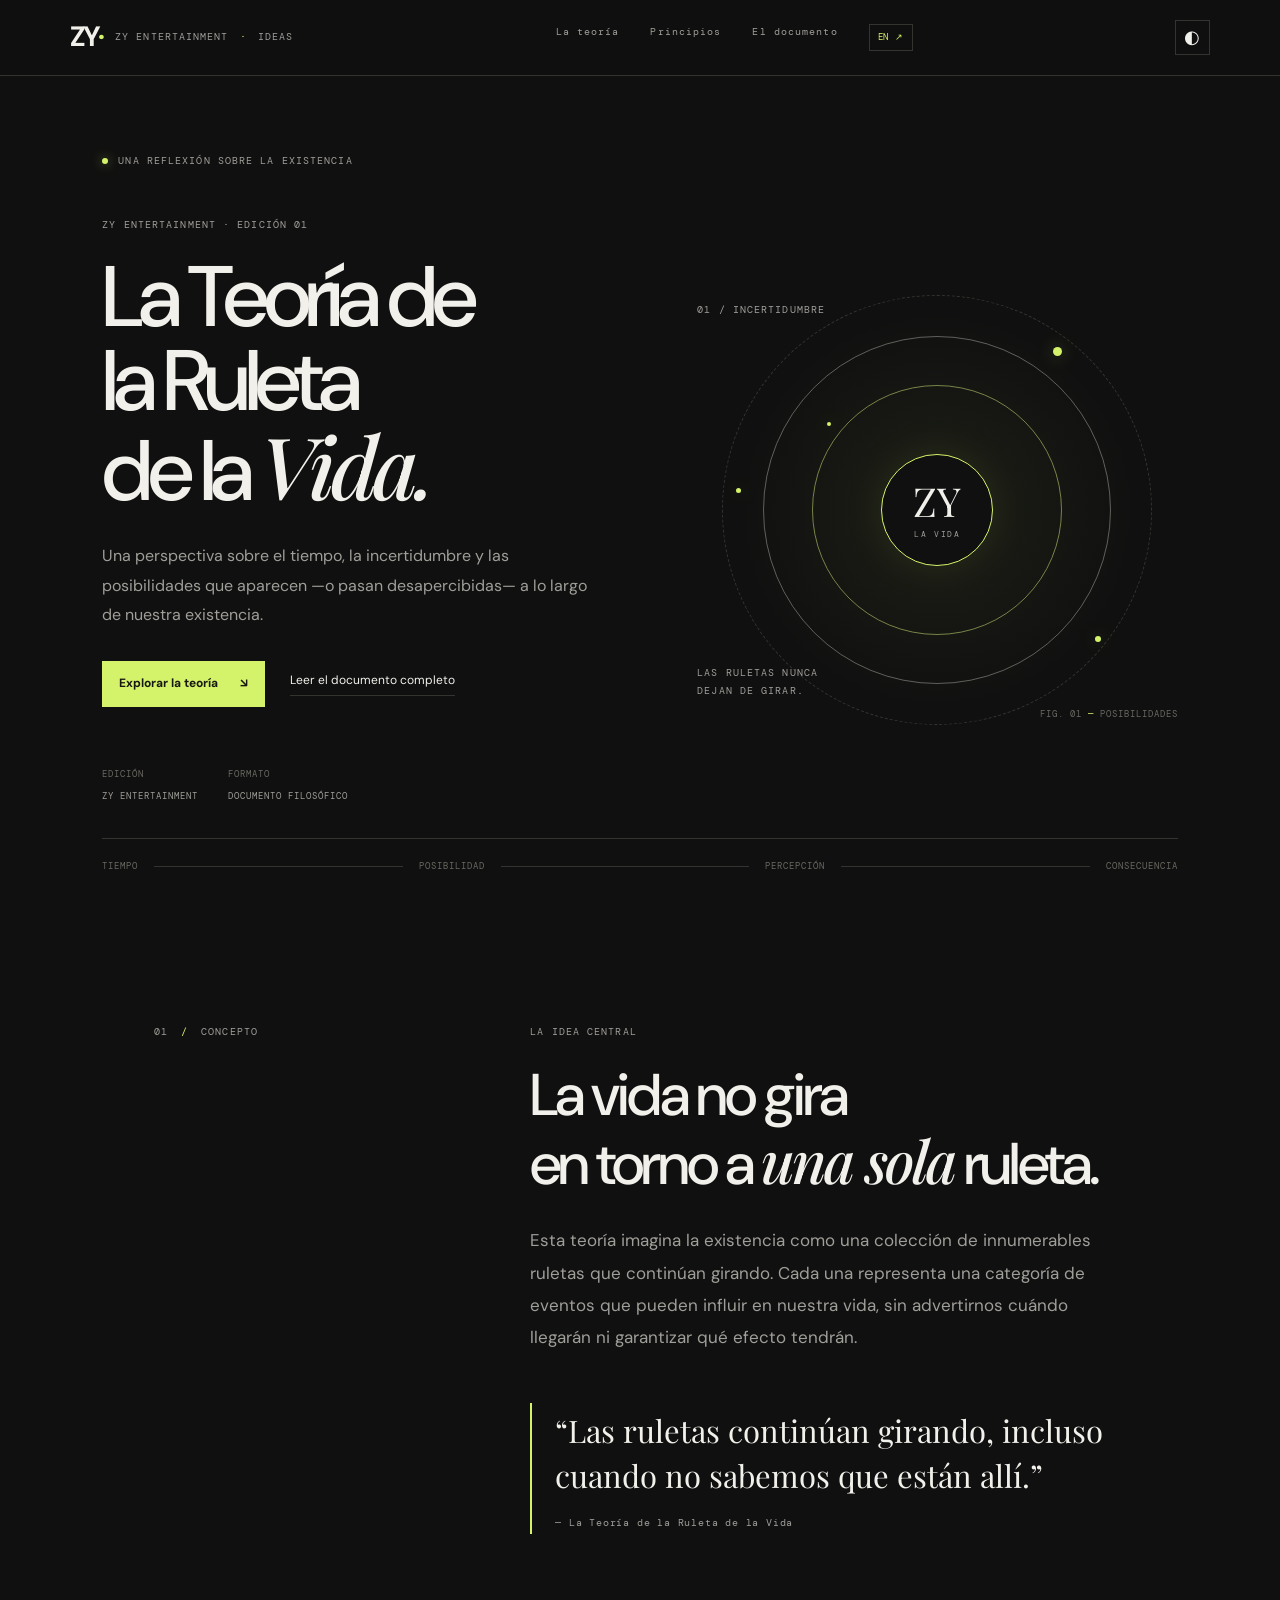
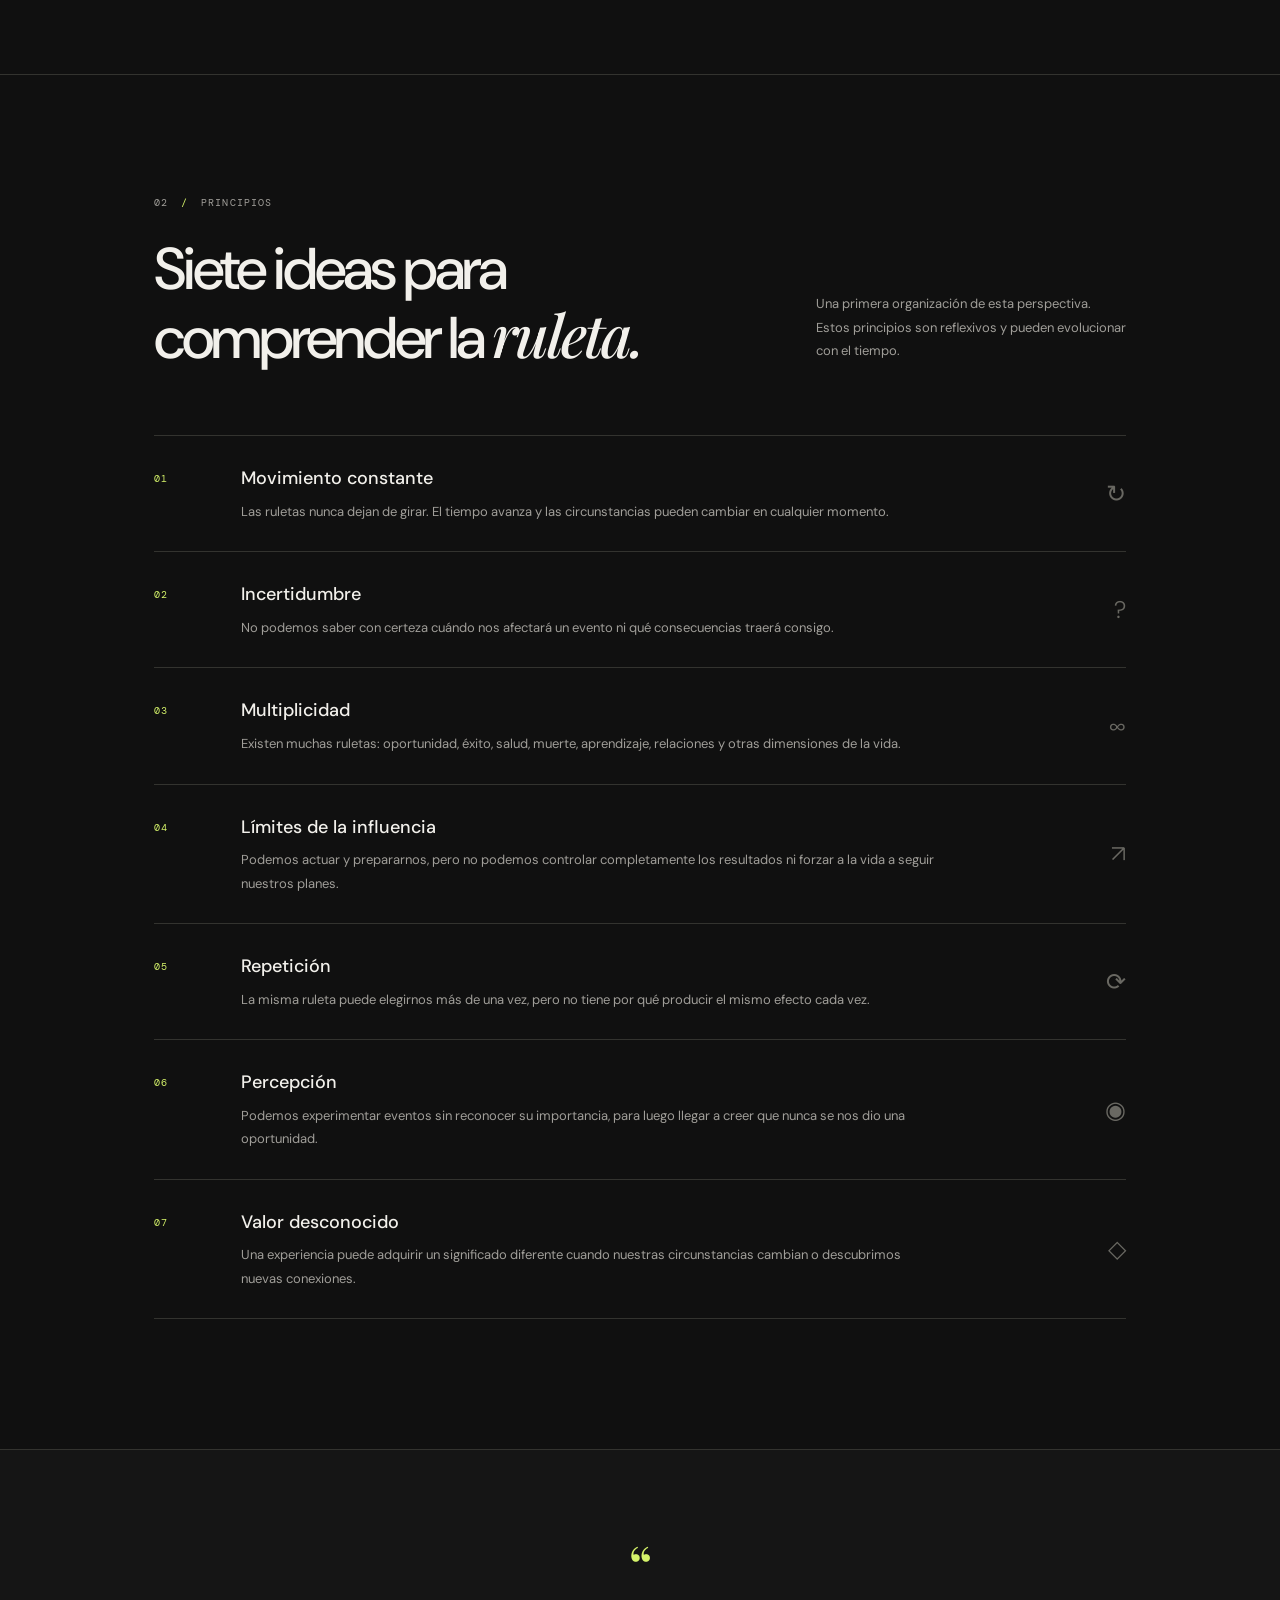
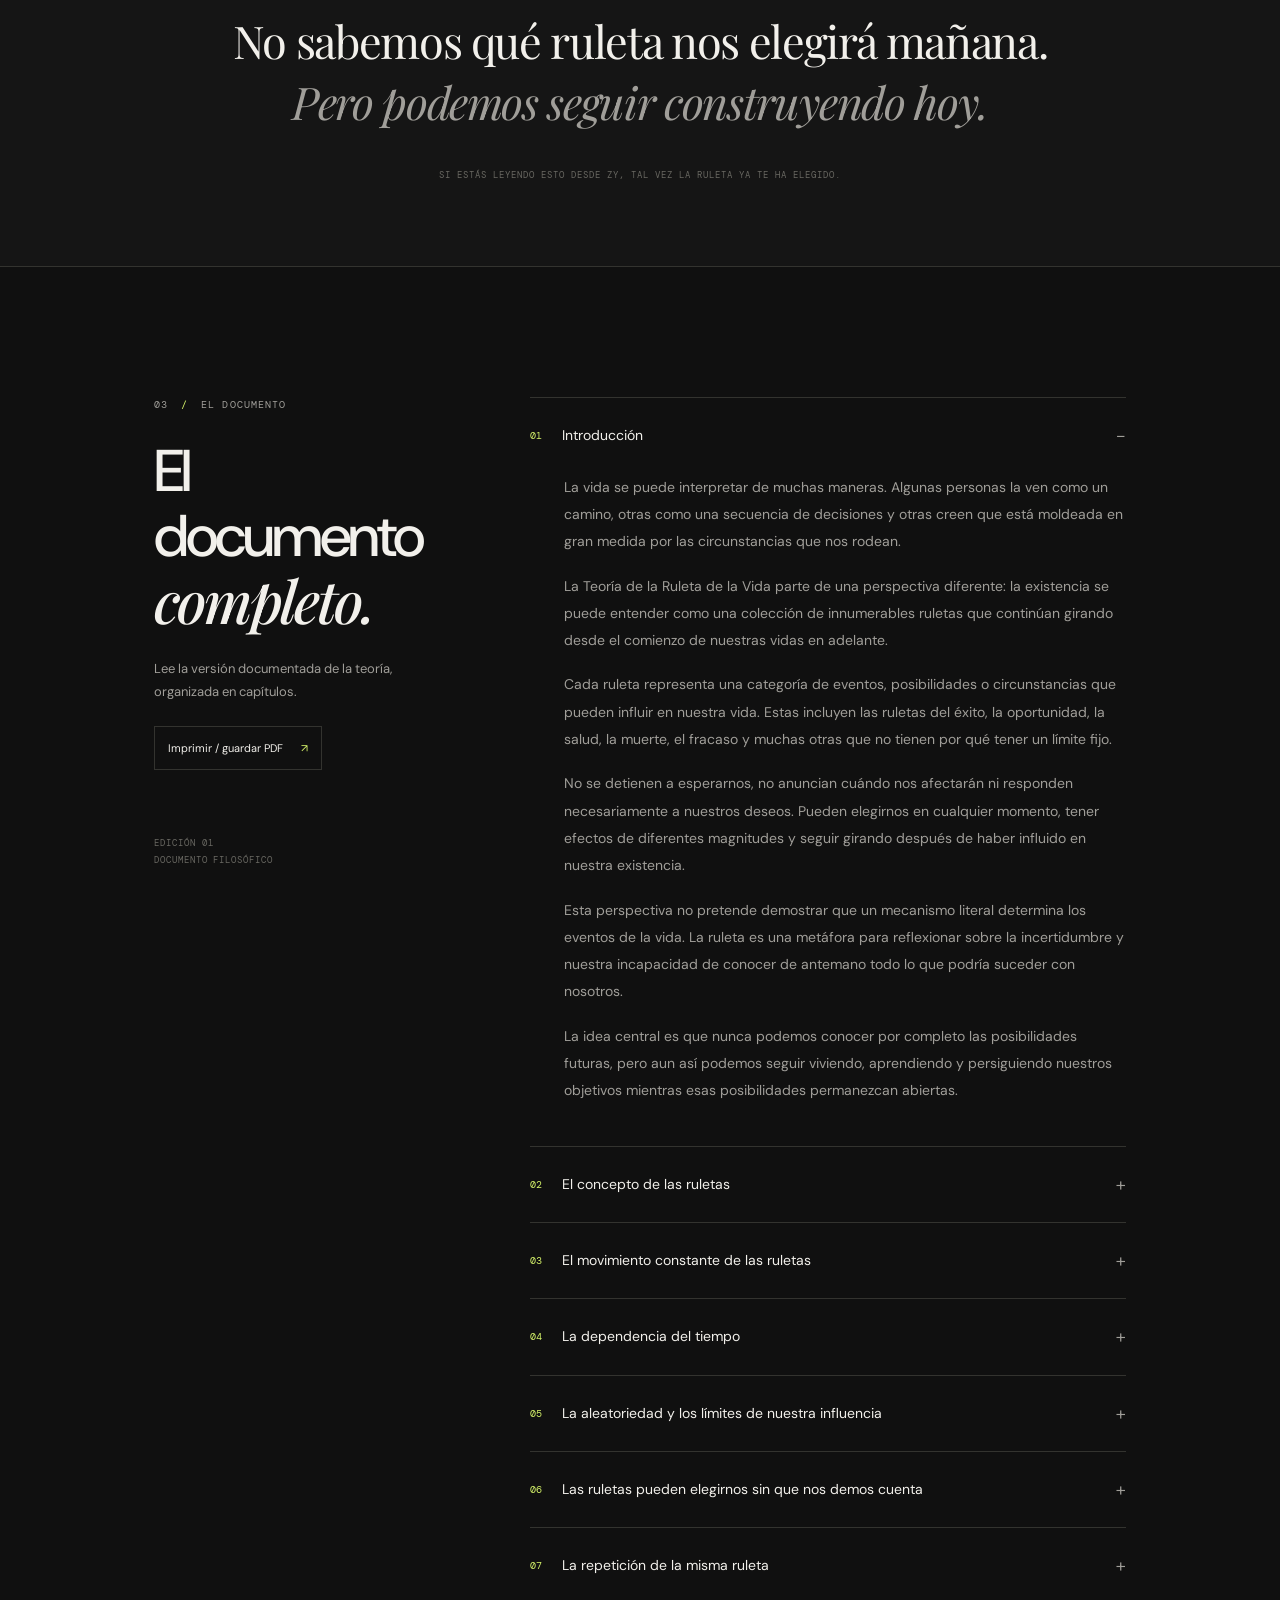
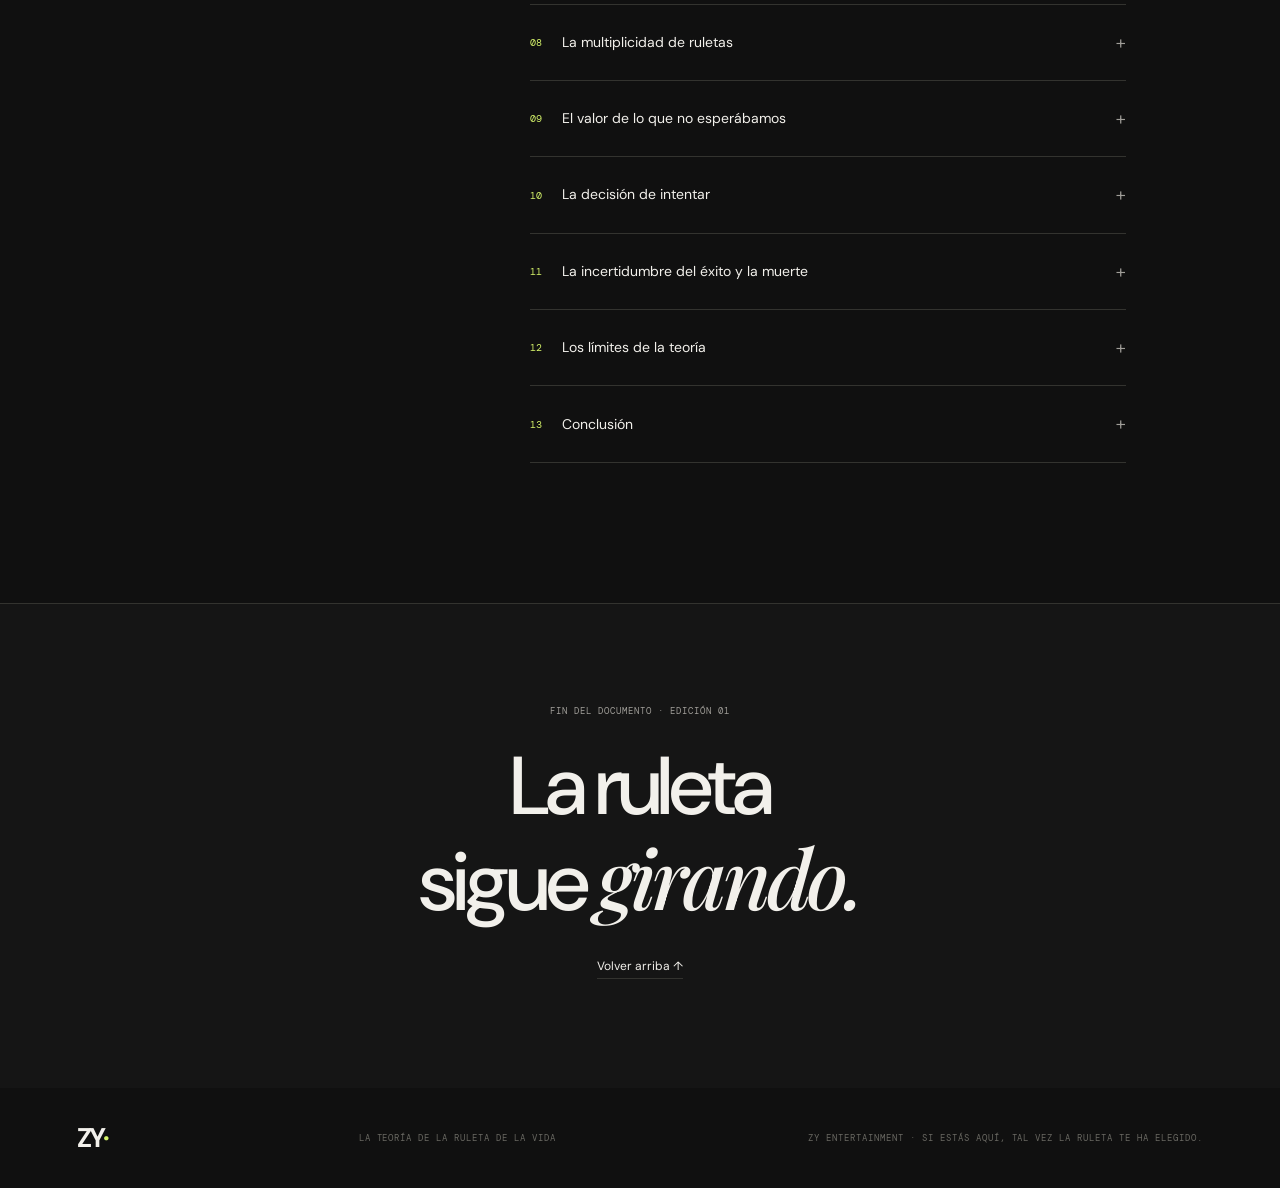
<file: index.html>
<!doctype html>
<html lang="es">
<head>
  <meta charset="utf-8">
  <meta name="viewport" content="width=device-width, initial-scale=1">
  <meta name="theme-color" content="#101010">
  <meta name="description" content="La Teoría de la Ruleta de la Vida: una perspectiva sobre el tiempo, la incertidumbre y los eventos que dan forma a la existencia.">
  <title>La Teoría de la Ruleta de la Vida — ZY Entertainment</title>
  <link rel="icon" href="assets/favicon.svg" type="image/svg+xml">
  <link rel="stylesheet" href="styles.css">
</head>
<body>
  <a class="skip-link" href="#content">Saltar al contenido</a>
  <header class="topbar">
    <a class="wordmark" href="#home" aria-label="Teoría de la Ruleta, inicio">
      <span class="mark zy-mark">ZY<span>·</span></span>
      <span class="wordmark-text">ZY ENTERTAINMENT <span>·</span> IDEAS</span>
    </a>
    <nav aria-label="Navegación principal">
      <a href="#theory">La teoría</a>
      <a href="#principles">Principios</a>
      <a href="#essay">El documento</a>
      <a class="language-switch" href="en.html" lang="en" aria-label="Read in English">EN ↗</a>
    </nav>
    <button class="theme-toggle" id="themeToggle" type="button" aria-label="Cambiar tema" title="Cambiar tema">◐</button>
  </header>
  <main id="content">
    <section class="hero" id="home">
      <div class="hero-kicker"><span class="status-dot"></span> UNA REFLEXIÓN SOBRE LA EXISTENCIA</div>
      <div class="hero-grid">
        <div class="hero-copy">
          <p class="eyebrow">ZY ENTERTAINMENT · EDICIÓN 01</p>
          <h1>La Teoría de<br>la Ruleta<br>de la <em>Vida.</em></h1>
          <p class="hero-lede">Una perspectiva sobre el tiempo, la incertidumbre y las posibilidades que aparecen —o pasan desapercibidas— a lo largo de nuestra existencia.</p>
          <div class="hero-actions">
            <a class="button button-primary" href="#theory">Explorar la teoría <span aria-hidden="true">↘</span></a>
            <a class="text-link" href="#essay">Leer el documento completo</a>
          </div>
          <div class="hero-meta">
            <span>EDICIÓN <strong>ZY ENTERTAINMENT</strong></span>
            <span>FORMATO <strong>DOCUMENTO FILOSÓFICO</strong></span>
          </div>
        </div>
        <div class="wheel-panel" aria-label="Ilustración conceptual de ruletas girando">
          <div class="wheel-label wheel-label-top">01 / INCERTIDUMBRE</div>
          <div class="orbit orbit-outer"></div><div class="orbit orbit-middle"></div><div class="orbit orbit-inner"></div>
          <div class="wheel-center"><span>ZY</span><small>LA VIDA</small></div>
          <span class="orbit-point point-one"></span><span class="orbit-point point-two"></span><span class="orbit-point point-three"></span><span class="orbit-point point-four"></span>
          <div class="wheel-caption">LAS RULETAS NUNCA<br>DEJAN DE GIRAR.</div>
          <div class="wheel-index">FIG. 01 <span>—</span> POSIBILIDADES</div>
        </div>
      </div>
      <div class="hero-bottomline"><span>TIEMPO</span><span class="line"></span><span>POSIBILIDAD</span><span class="line"></span><span>PERCEPCIÓN</span><span class="line"></span><span>CONSECUENCIA</span></div>
    </section>

    <section class="intro section-wrap" id="theory">
      <div class="section-index">01 <span>/</span> CONCEPTO</div>
      <div class="intro-content">
        <p class="eyebrow">LA IDEA CENTRAL</p>
        <h2>La vida no gira<br>en torno a <em>una sola</em> ruleta.</h2>
        <p class="intro-text">Esta teoría imagina la existencia como una colección de innumerables ruletas que continúan girando. Cada una representa una categoría de eventos que pueden influir en nuestra vida, sin advertirnos cuándo llegarán ni garantizar qué efecto tendrán.</p>
        <blockquote>“Las ruletas continúan girando, incluso cuando no sabemos que están allí.”<span>— La Teoría de la Ruleta de la Vida</span></blockquote>
      </div>
    </section>

    <section class="principles section-wrap" id="principles">
      <div class="section-heading">
        <div><div class="section-index">02 <span>/</span> PRINCIPIOS</div><h2>Siete ideas para<br>comprender la <em>ruleta.</em></h2></div>
        <p>Una primera organización de esta perspectiva. Estos principios son reflexivos y pueden evolucionar con el tiempo.</p>
      </div>
      <div class="principle-list">
        <article class="principle"><span class="principle-no">01</span><div><h3>Movimiento constante</h3><p>Las ruletas nunca dejan de girar. El tiempo avanza y las circunstancias pueden cambiar en cualquier momento.</p></div><span class="principle-symbol">↻</span></article>
        <article class="principle"><span class="principle-no">02</span><div><h3>Incertidumbre</h3><p>No podemos saber con certeza cuándo nos afectará un evento ni qué consecuencias traerá consigo.</p></div><span class="principle-symbol">?</span></article>
        <article class="principle"><span class="principle-no">03</span><div><h3>Multiplicidad</h3><p>Existen muchas ruletas: oportunidad, éxito, salud, muerte, aprendizaje, relaciones y otras dimensiones de la vida.</p></div><span class="principle-symbol">∞</span></article>
        <article class="principle"><span class="principle-no">04</span><div><h3>Límites de la influencia</h3><p>Podemos actuar y prepararnos, pero no podemos controlar completamente los resultados ni forzar a la vida a seguir nuestros planes.</p></div><span class="principle-symbol">↗</span></article>
        <article class="principle"><span class="principle-no">05</span><div><h3>Repetición</h3><p>La misma ruleta puede elegirnos más de una vez, pero no tiene por qué producir el mismo efecto cada vez.</p></div><span class="principle-symbol">⟳</span></article>
        <article class="principle"><span class="principle-no">06</span><div><h3>Percepción</h3><p>Podemos experimentar eventos sin reconocer su importancia, para luego llegar a creer que nunca se nos dio una oportunidad.</p></div><span class="principle-symbol">◉</span></article>
        <article class="principle"><span class="principle-no">07</span><div><h3>Valor desconocido</h3><p>Una experiencia puede adquirir un significado diferente cuando nuestras circunstancias cambian o descubrimos nuevas conexiones.</p></div><span class="principle-symbol">◇</span></article>
      </div>
    </section>

    <section class="quote-band">
      <span class="quote-mark">“</span>
      <p>No sabemos qué ruleta nos elegirá mañana.<br><em>Pero podemos seguir construyendo hoy.</em></p>
      <span class="quote-source">SI ESTÁS LEYENDO ESTO DESDE ZY, TAL VEZ LA RULETA YA TE HA ELEGIDO.</span>
    </section>

    <section class="essay section-wrap" id="essay">
      <div class="essay-sidebar">
        <div class="section-index">03 <span>/</span> EL DOCUMENTO</div>
        <h2>El documento<br><em>completo.</em></h2>
        <p>Lee la versión documentada de la teoría, organizada en capítulos.</p>
        <button class="download-button" id="printButton" type="button">Imprimir / guardar PDF <span>↗</span></button>
        <div class="essay-note">EDICIÓN 01<br>DOCUMENTO FILOSÓFICO</div>
      </div>
      <article class="essay-body">
        <details open><summary><span>01</span> Introducción</summary><div class="chapter-content">
          <p>La vida se puede interpretar de muchas maneras. Algunas personas la ven como un camino, otras como una secuencia de decisiones y otras creen que está moldeada en gran medida por las circunstancias que nos rodean.</p>
          <p>La Teoría de la Ruleta de la Vida parte de una perspectiva diferente: la existencia se puede entender como una colección de innumerables ruletas que continúan girando desde el comienzo de nuestras vidas en adelante.</p>
          <p>Cada ruleta representa una categoría de eventos, posibilidades o circunstancias que pueden influir en nuestra vida. Estas incluyen las ruletas del éxito, la oportunidad, la salud, la muerte, el fracaso y muchas otras que no tienen por qué tener un límite fijo.</p>
          <p>No se detienen a esperarnos, no anuncian cuándo nos afectarán ni responden necesariamente a nuestros deseos. Pueden elegirnos en cualquier momento, tener efectos de diferentes magnitudes y seguir girando después de haber influido en nuestra existencia.</p>
          <p>Esta perspectiva no pretende demostrar que un mecanismo literal determina los eventos de la vida. La ruleta es una metáfora para reflexionar sobre la incertidumbre y nuestra incapacidad de conocer de antemano todo lo que podría suceder con nosotros.</p>
          <p>La idea central es que nunca podemos conocer por completo las posibilidades futuras, pero aun así podemos seguir viviendo, aprendiendo y persiguiendo nuestros objetivos mientras esas posibilidades permanezcan abiertas.</p>
        </div></details>
        <details><summary><span>02</span> El concepto de las ruletas</summary><div class="chapter-content">
          <p>En esta teoría, una ruleta es una representación conceptual de una categoría de eventos que pueden ocurrir durante la vida de una persona.</p>
          <p>No todas las ruletas representan lo mismo. Algunas están conectadas a eventos que pueden respaldar nuestros objetivos; otras representan circunstancias difíciles, cambios inesperados o situaciones sobre las cuales tenemos poco control.</p>
          <p>La ruleta del éxito representa la posibilidad de reconocimiento o de un logro significativo. La ruleta de la oportunidad representa posibilidades que pueden cambiar nuestro camino. La ruleta de la salud representa cambios en el bienestar, mientras que la ruleta de la muerte representa la incertidumbre sobre el final de la vida.</p>
          <p>Estas categorías son ejemplos, no una clasificación definitiva. Pueden existir innumerables ruletas y cada una se puede interpretar según el evento que representa.</p>
          <p>La vida de una persona puede verse influenciada por varias ruletas cuyas circunstancias y efectos se cruzan de formas que no siempre podemos comprender.</p>
        </div></details>
        <details><summary><span>03</span> El movimiento constante de las ruletas</summary><div class="chapter-content">
          <p>Las ruletas nunca dejan de girar. Esta es una de las ideas centrales de la teoría.</p>
          <p>El tiempo sigue avanzando y se desarrollan eventos que pueden cambiar nuestras circunstancias. No hay garantía de que estos eventos aparezcan cuando los esperamos o en el orden que consideramos conveniente.</p>
          <p>Desde el comienzo de nuestra existencia, estamos expuestos a circunstancias que no podemos predecir por completo. Algunas pueden influir en nosotros antes de que seamos conscientes de ellas. Otras pueden aparecer cuando somos adultos, cuando creemos haber encontrado nuestro camino o cuando pensamos que ya hemos alcanzado lo que queríamos.</p>
          <p>Una persona puede experimentar un gran cambio en segundos, mientras que otra puede pasar décadas sin encontrar una oportunidad que considere transformadora.</p>
          <p>El movimiento continuo de las ruletas representa nuestra incapacidad para saber cuándo ocurrirán los eventos que podrían cambiar nuestra existencia.</p>
        </div></details>
        <details><summary><span>04</span> La dependencia del tiempo</summary><div class="chapter-content">
          <p>Todas las ruletas dependen del tiempo, porque los eventos que representan se desarrollan a lo largo de la existencia.</p>
          <p>El tiempo permite que las circunstancias cambien, que aparezcan nuevas posibilidades y que las experiencias pasadas adquieran significados diferentes. Sin embargo, el tiempo no garantiza que llegue una oportunidad particular.</p>
          <p>Alguien puede esperar años por un evento que nunca sucede, mientras que otra persona puede experimentar un cambio inesperado en un momento que parecía insignificante.</p>
          <p>Podemos anticipar ciertas posibilidades, prepararnos para algunas circunstancias y hacer planes a largo plazo, pero nuestras predicciones no eliminan la incertidumbre.</p>
        </div></details>
        <details><summary><span>05</span> La aleatoriedad y los límites de nuestra influencia</summary><div class="chapter-content">
          <p>Dentro de esta perspectiva, las ruletas son aleatorias. Esto significa que no podemos saber con certeza qué eventos nos sucederán, cuándo ocurrirán o qué consecuencias tendrán.</p>
          <p>Podemos intentar dar forma a nuestras circunstancias a través de decisiones, conocimiento y esfuerzo. Sin embargo, estos intentos no garantizan que el futuro coincida con nuestras expectativas.</p>
          <p>Una persona puede dedicar su vida a una actividad y nunca alcanzar el resultado esperado. Otra puede descubrir una oportunidad en un campo que nunca había considerado.</p>
          <p>La preparación y el esfuerzo pueden influir en nuestras posibilidades, pero no nos dan un control completo sobre los resultados.</p>
          <p>Alguien puede estudiar música con la esperanza de hacerse reconocido en la industria musical. Puede practicar durante años, mejorar sus habilidades y desarrollar su propio estilo, pero no puede garantizar la fama.</p>
          <p>En el camino, puede descubrir la programación y encontrar posibilidades que nunca había considerado: crear herramientas para músicos, desarrollar instrumentos virtuales o diseñar software para producción musical. También podría usar esas habilidades para algo completamente diferente.</p>
          <p>La teoría no afirma que el esfuerzo carezca de valor. Afirma que el esfuerzo no puede garantizar un resultado específico y que la vida puede presentar posibilidades diferentes a las que esperábamos.</p>
        </div></details>
        <details><summary><span>06</span> Las ruletas pueden elegirnos sin que nos demos cuenta</summary><div class="chapter-content">
          <p>Un evento puede suceder sin que seamos conscientes de su importancia potencial. No todo evento significativo llega de forma dramática. Algunos parecen insignificantes cuando ocurren y adquieren un significado diferente solo después de que cambian nuestras circunstancias.</p>
          <p>Alguien puede conocer a una persona, aprender una habilidad o tomar una decisión sin entender cómo podría relacionarse con su futuro. Años más tarde, puede descubrir que la experiencia ayudó a abrir una posibilidad que no conocía. También puede ser que nunca descubra tal conexión.</p>
          <p>Por lo tanto, no podemos afirmar que cada evento aparentemente insignificante esconda una oportunidad importante. El punto es que nuestra percepción es limitada y no siempre podemos reconocer todas las consecuencias posibles a medida que se desarrollan los acontecimientos.</p>
          <p>Cuando alguien cree que nunca ha tenido una oportunidad, también es posible que haya experimentado circunstancias cuyo valor no reconoció. Esto no significa que cada oportunidad sea fácil de identificar o posible de aprovechar.</p>
        </div></details>
        <details><summary><span>07</span> La repetición de la misma ruleta</summary><div class="chapter-content">
          <p>Una ruleta puede elegirnos varias veces a lo largo de nuestra vida. Pero ser elegido de nuevo no significa que sus efectos vayan a ser los mismos que antes.</p>
          <p>Las circunstancias de una persona cambian con el tiempo. Por lo tanto, un evento similar puede tener consecuencias diferentes según el momento en que ocurra.</p>
          <p>Alguien puede lograr un éxito extraordinario por primera vez y experimentar una transformación profunda. Años más tarde, puede lograr otro éxito de escala similar, pero es posible que este segundo evento no cambie su vida de forma tan intensa porque ya cuenta con reconocimiento, experiencia y una carrera consolidada.</p>
          <p>También puede suceder lo contrario: un segundo éxito puede superar al primero y transformar su carrera de una manera inesperada.</p>
          <p>La repetición de una ruleta no garantiza la repetición de sus efectos. Cada evento tiene lugar dentro de circunstancias diferentes.</p>
        </div></details>
        <details><summary><span>08</span> La multiplicidad de ruletas</summary><div class="chapter-content">
          <p>No existe una sola ruleta que determine cada aspecto de nuestra existencia. La teoría permite innumerables categorías de eventos, cada una relacionada con diferentes dimensiones de la vida.</p>
          <ul>
            <li><strong>Éxito temporal:</strong> logros cuyo impacto puede ser intenso pero limitado en el tiempo.</li>
            <li><strong>Éxito duradero:</strong> logros que pueden consolidarse y mantener una influencia duradera.</li>
            <li><strong>Oportunidad:</strong> posibilidades inesperadas que pueden cambiar nuestro camino.</li>
            <li><strong>Salud:</strong> circunstancias relacionadas con nuestro bienestar.</li>
            <li><strong>Muerte:</strong> incertidumbre sobre el final de nuestra existencia.</li>
            <li><strong>Aprendizaje:</strong> conocimientos y habilidades que pueden afectar posibilidades futuras.</li>
            <li><strong>Relaciones:</strong> encuentros y cambios en nuestras relaciones con los demás.</li>
            <li><strong>Fracaso:</strong> resultados adversos y circunstancias que pueden impedir ciertos objetivos.</li>
            <li><strong>Vida:</strong> la continuación de la existencia y el abanico de circunstancias que pueden desarrollarse en ella.</li>
          </ul>
          <p>Esta lista no es exhaustiva. Un mismo evento puede relacionarse con varias ruletas a la vez. La teoría no afirma que cada evento pertenezca exclusivamente a una categoría.</p>
        </div></details>
        <details><summary><span>09</span> El valor de lo que no esperábamos</summary><div class="chapter-content">
          <p>No siempre encontramos lo que buscábamos. A veces una persona persigue una meta durante años sin alcanzarla. En el camino, puede adquirir conocimientos, desarrollar habilidades o descubrir intereses que no formaban parte de sus planes originales.</p>
          <p>Alguien que estudia música puede encontrar más adelante una oportunidad relacionada con la programación. El conocimiento de una actividad puede complementar el de la otra, incluso si la conexión no era obvia al principio.</p>
          <p>Esto no significa que toda experiencia vaya a resultar útil con el tiempo. Significa que el valor de una experiencia no siempre se puede juzgar únicamente por la meta que debía alcanzar.</p>
          <p>Algunas cosas no producen los resultados que queríamos. Otras nos dejan consecuencias difíciles. No todo evento tiene que convertirse en una recompensa para que sigamos viviendo.</p>
        </div></details>
        <details><summary><span>10</span> La decisión de intentar</summary><div class="chapter-content">
          <p>Si no podemos controlar por completo las ruletas, ¿por qué deberíamos intentarlo?</p>
          <p>La incertidumbre no borra el valor de la acción. Una persona puede perseguir objetivos sin saber si los alcanzará. Puede aprender, trabajar, desarrollar habilidades y explorar nuevas posibilidades sin conocer el resultado.</p>
          <p>Intentar no significa exigir que la vida recompense nuestros esfuerzos. Significa actuar a pesar de no conocer el resultado.</p>
          <p>Podemos establecer prioridades, elegir las metas que queremos perseguir y decidir qué oportunidades merecen nuestra atención. La teoría no sugiere perseguir todas las ruletas a la vez, sino reconocer que nuestros planes no pueden abarcar todas las posibilidades de la existencia.</p>
          <p>Intentar es una decisión que podemos tomar. Garantizar el resultado no lo es.</p>
        </div></details>
        <details><summary><span>11</span> La incertidumbre del éxito y la muerte</summary><div class="chapter-content">
          <p>El éxito y la muerte representan dimensiones muy diferentes de la existencia, pero ambas ilustran nuestra incapacidad para saber con certeza qué nos espera.</p>
          <p>Una persona puede pasar su vida persiguiendo el éxito sin saber si alcanzará el resultado que desea. De igual manera, nadie puede saber con certeza cuánto tiempo le queda.</p>
          <p>Estas situaciones no son equivalentes en sus consecuencias ni en su naturaleza. Aun así, ambas muestran los límites de nuestra capacidad para predecir el futuro.</p>
          <p>La incertidumbre no elimina la posibilidad de tomar decisiones significativas. Nos recuerda que nuestros planes se desarrollan dentro de una realidad cuyo resultado final desconocemos.</p>
        </div></details>
        <details><summary><span>12</span> Los límites de la teoría</summary><div class="chapter-content">
          <p>La Teoría de la Ruleta de la Vida es una interpretación filosófica de la incertidumbre y de los eventos que influyen en nuestra existencia.</p>
          <p>No pretende demostrar que una fuerza selecciona los eventos para cada persona ni que todos los eventos siguen un mecanismo de aleatoriedad absoluta.</p>
          <p>Tampoco afirma que cada experiencia tenga un propósito oculto, que el sufrimiento conduzca necesariamente a una recompensa o que cada oportunidad pueda reconocerse si prestamos suficiente atención.</p>
          <p>Algunos eventos no se pueden predecir, algunas circunstancias no se pueden controlar y es posible que nunca lleguemos a conocer algunas oportunidades. Nuestras decisiones pueden influir en la probabilidad de ciertos resultados sin garantizarlos.</p>
          <p>Su alcance es filosófico y reflexivo. Sus principios se pueden revisar, ampliar o cuestionar a medida que se consideren nuevos ejemplos u objeciones.</p>
        </div></details>
        <details><summary><span>13</span> Conclusión</summary><div class="chapter-content">
          <p>La vida se puede entender como una colección de innumerables ruletas que continúan girando. No sabemos cuántas hay, cuándo nos afectarán ni qué consecuencias tendrán sus eventos. Algunas pueden influir profundamente en nuestra existencia; otras pueden crear pequeños cambios o pasar desapercibidas.</p>
          <p>La misma ruleta puede elegirnos más de una vez y producir resultados diferentes. Un evento puede parecer insignificante cuando ocurre y adquirir un nuevo significado años más tarde. También es posible que nunca comprendamos del todo sus consecuencias.</p>
          <p>No podemos controlar todas las circunstancias ni garantizar que nuestros esfuerzos produzcan los resultados que deseamos. Sin embargo, podemos seguir aprendiendo, explorando posibilidades y trabajando hacia lo que nos importa.</p>
          <p>La incertidumbre no garantiza que alcancemos nuestras metas, pero tampoco nos permite afirmar que ya conocemos todos los caminos que podrían estar a nuestro alcance.</p>
          <p>Esta perspectiva sugiere intentar sin exigir garantías absolutas, reconocer nuestros límites sin abandonar nuestra capacidad de actuar y permanecer abiertos a posibilidades que tal vez nunca hubiéramos imaginado.</p>
          <p>Las ruletas no tienen que detenerse cuando estemos listos. No tienen que ofrecernos lo que esperábamos. Simplemente no sabemos qué eventos se desarrollarán durante nuestra vida ni cómo nos afectarán.</p>
          <p>Tal vez aparezca una oportunidad cuando menos lo esperemos. Tal vez una experiencia adquiera un significado que no pudimos reconocer antes. Tal vez un camino diferente se vuelva más importante de lo que imaginamos. O tal vez algunas posibilidades nunca lleguen a realizarse.</p>
          <p>No podemos conocer todas las respuestas de antemano.</p>
          <p class="final-line">Las ruletas continúan girando. Nosotros seguimos viviendo, tomando decisiones e intentando comprender una existencia cuyo resultado final nunca podremos conocer.</p>
          <p>Y a medida que la vida continúa, siempre habrá eventos que no hemos experimentado, posibilidades que aún no podemos imaginar y preguntas que todavía no sabemos cómo responder.</p>
        </div></details>
      </article>
    </section>
    <section class="closing">
      <p class="eyebrow">FIN DEL DOCUMENTO · EDICIÓN 01</p>
      <h2>La ruleta<br>sigue <em>girando.</em></h2>
      <a href="#home" class="text-link">Volver arriba ↑</a>
    </section>
  </main>
  <footer class="footer">
    <a class="footer-brand zy-logo" href="#home" aria-label="ZY Entertainment">ZY<span>·</span></a>
    <p>LA TEORÍA DE LA RULETA DE LA VIDA</p>
    <p>ZY ENTERTAINMENT · SI ESTÁS AQUÍ, TAL VEZ LA RULETA TE HA ELEGIDO.</p>
  </footer>
  <script src="script.js"></script>
</body>
</html>
</file>
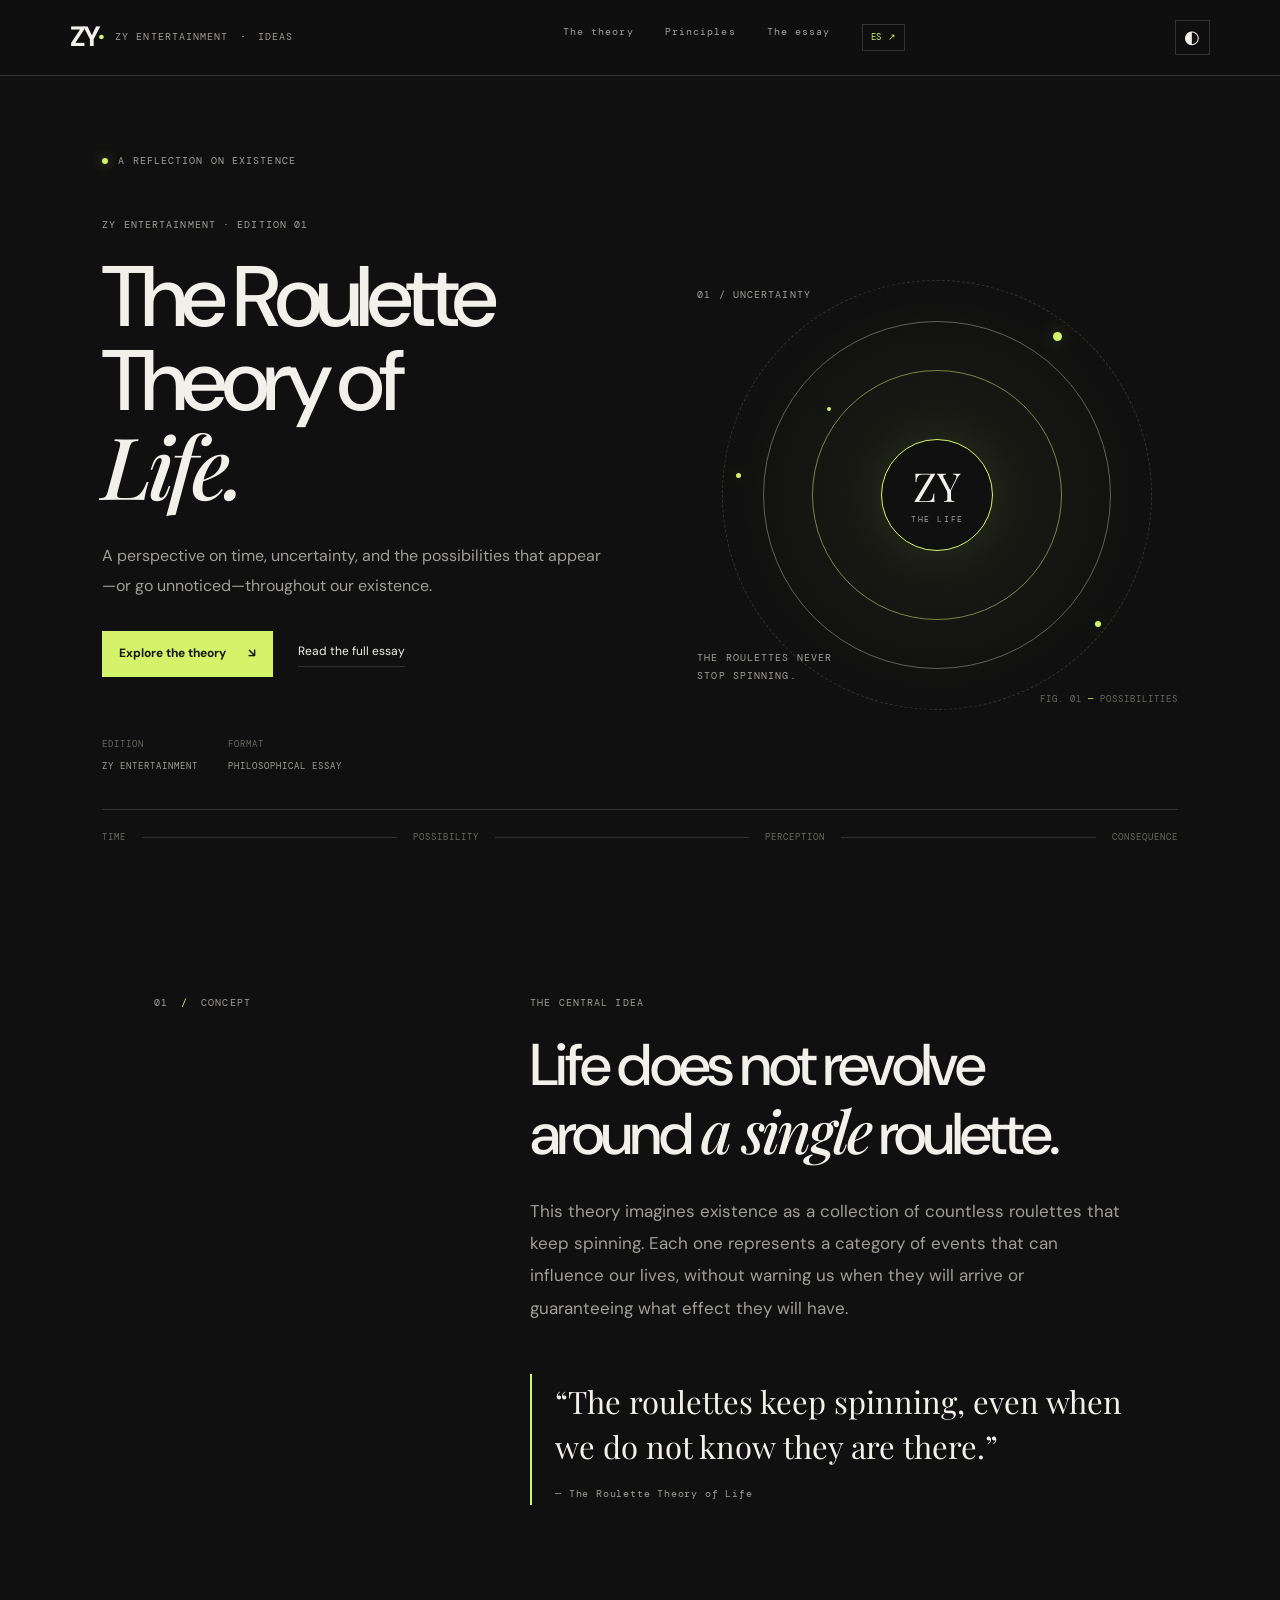
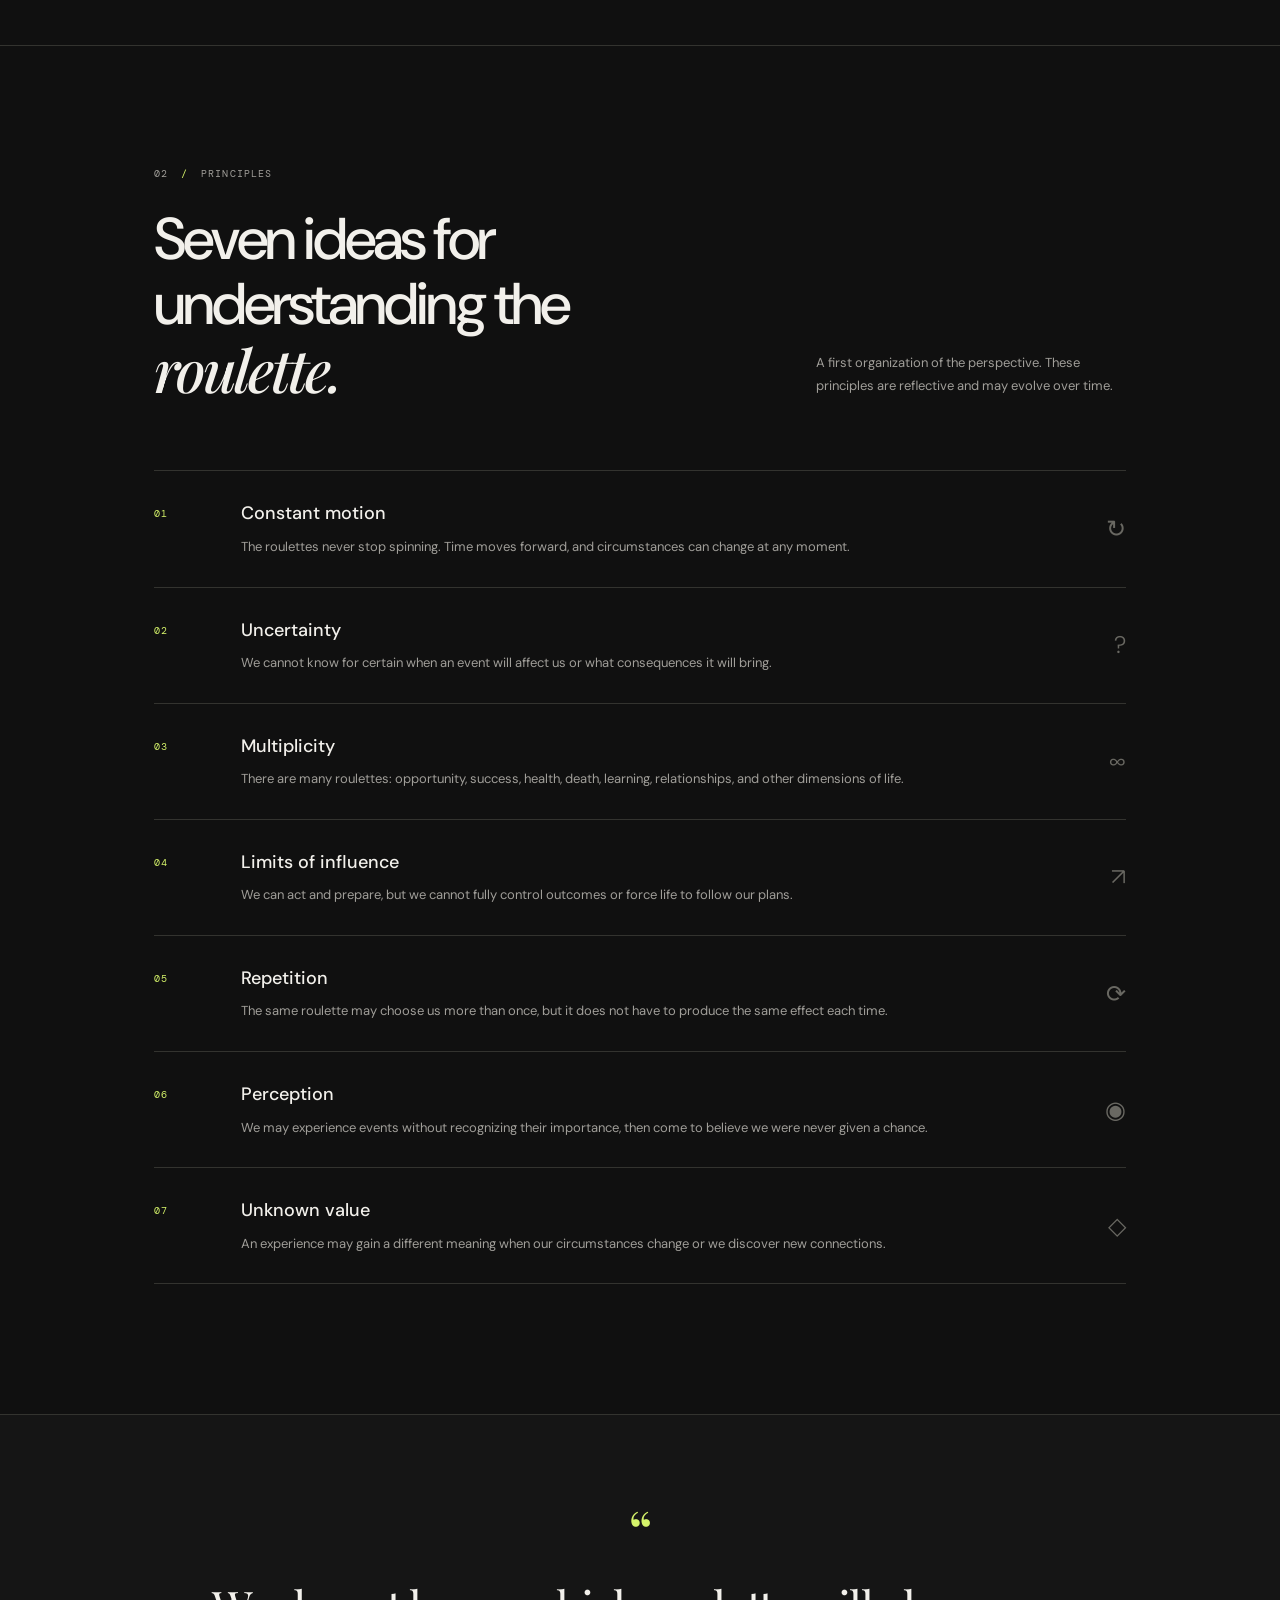
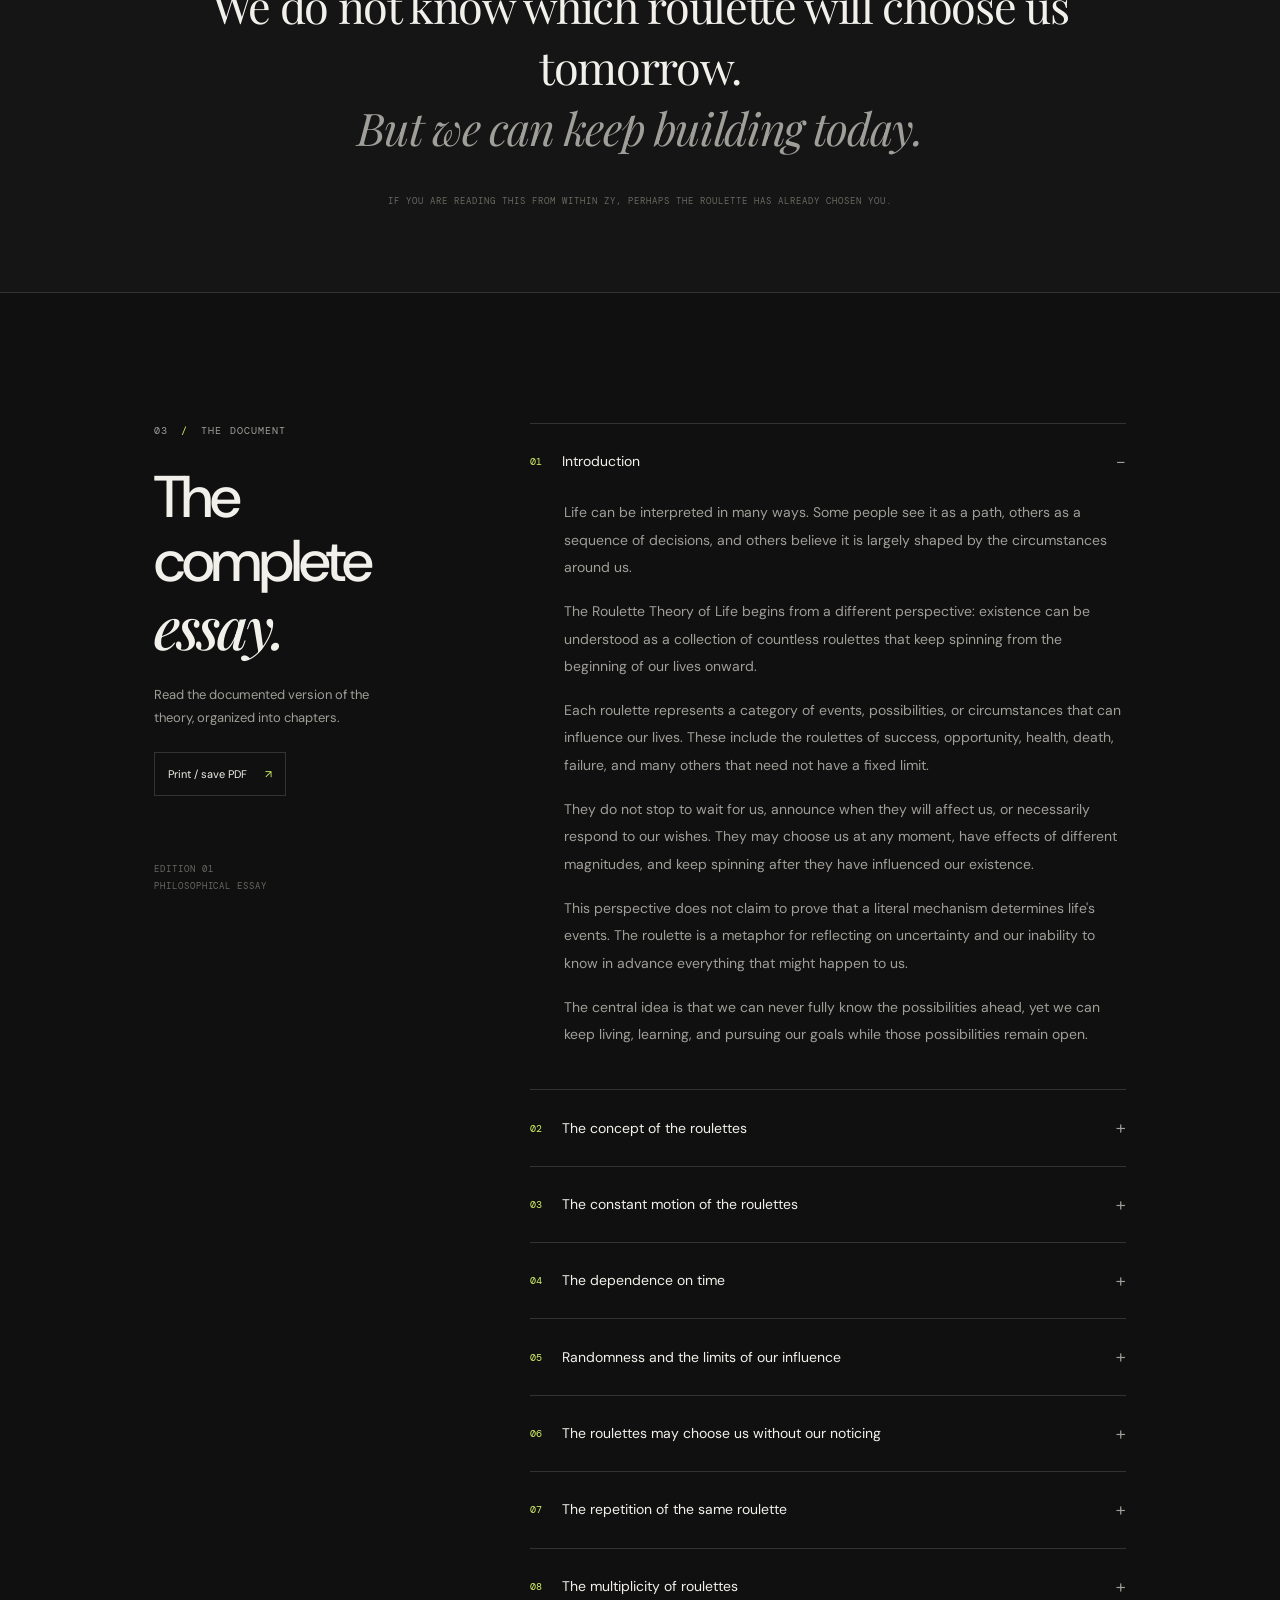
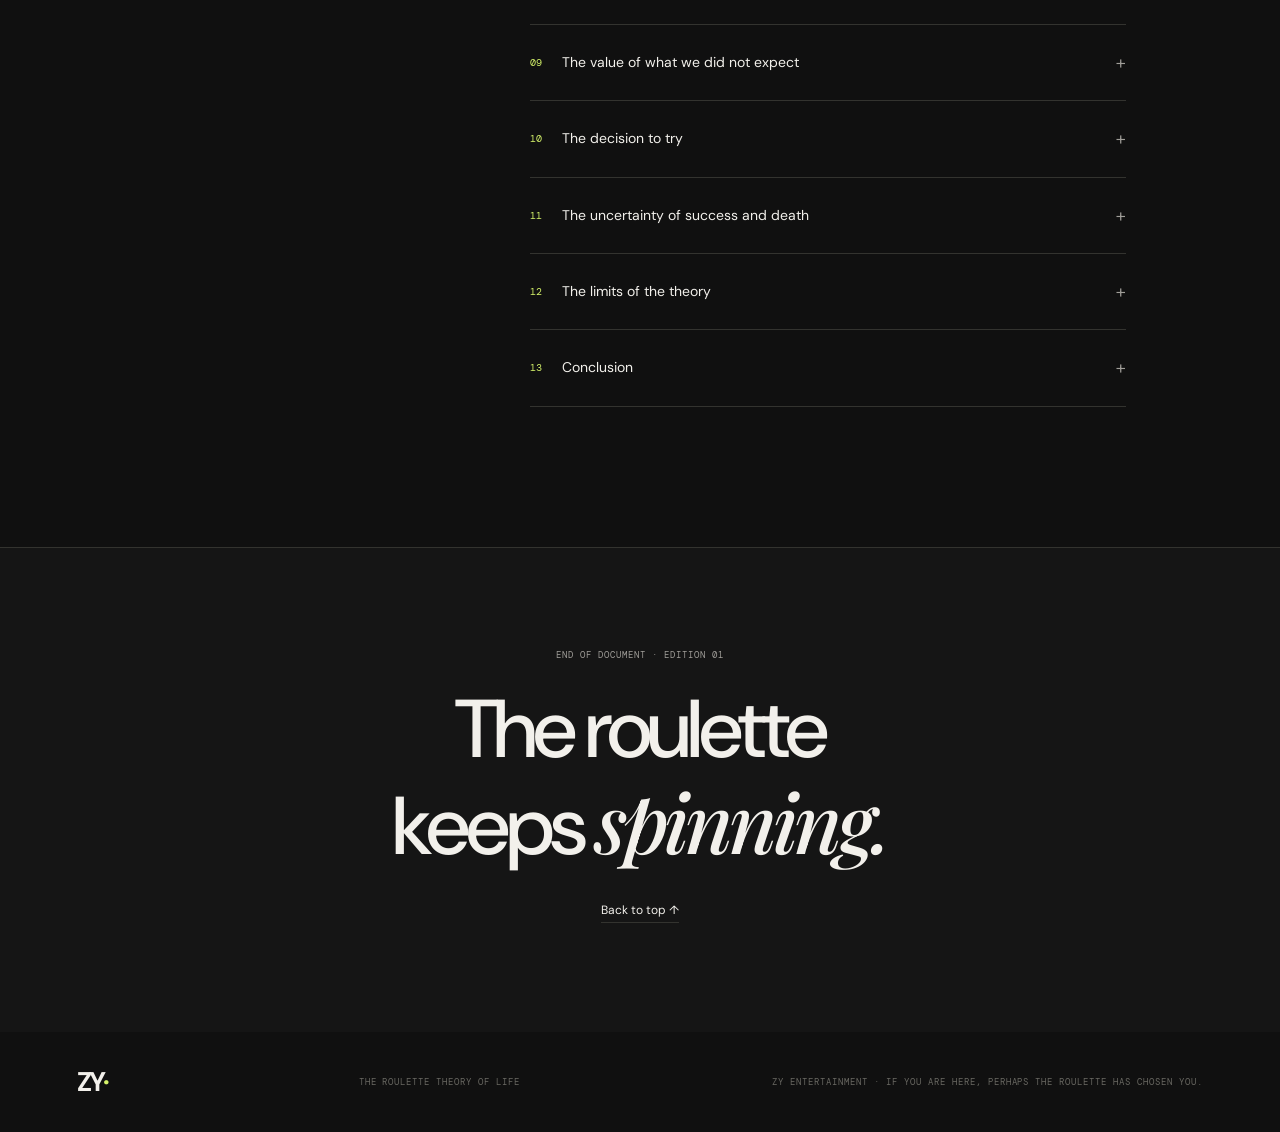
<file: en.html>
<!doctype html>
<html lang="en">
<head>
  <meta charset="utf-8">
  <meta name="viewport" content="width=device-width, initial-scale=1">
  <meta name="theme-color" content="#101010">
  <meta name="description" content="The Roulette Theory of Life: a perspective on time, uncertainty, and the events that shape existence.">
  <title>The Roulette Theory of Life — ZY Entertainment</title>
  <link rel="icon" href="assets/favicon.svg" type="image/svg+xml">
  <link rel="stylesheet" href="styles.css">
</head>
<body>
  <a class="skip-link" href="#content">Skip to content</a>
  <header class="topbar">
    <a class="wordmark" href="#home" aria-label="Roulette Theory, home">
      <span class="mark zy-mark">ZY<span>·</span></span>
      <span class="wordmark-text">ZY ENTERTAINMENT <span>·</span> IDEAS</span>
    </a>
    <nav aria-label="Main navigation">
      <a href="#theory">The theory</a>
      <a href="#principles">Principles</a>
      <a href="#essay">The essay</a>
      <a class="language-switch" href="index.html" lang="es" aria-label="Leer en español">ES ↗</a>
    </nav>
    <button class="theme-toggle" id="themeToggle" type="button" aria-label="Toggle theme" title="Toggle theme">◐</button>
  </header>
  <main id="content">
    <section class="hero" id="home">
      <div class="hero-kicker"><span class="status-dot"></span> A REFLECTION ON EXISTENCE</div>
      <div class="hero-grid">
        <div class="hero-copy">
          <p class="eyebrow">ZY ENTERTAINMENT · EDITION 01</p>
          <h1>The Roulette<br>Theory of<br><em>Life.</em></h1>
          <p class="hero-lede">A perspective on time, uncertainty, and the possibilities that appear—or go unnoticed—throughout our existence.</p>
          <div class="hero-actions">
            <a class="button button-primary" href="#theory">Explore the theory <span aria-hidden="true">↘</span></a>
            <a class="text-link" href="#essay">Read the full essay</a>
          </div>
          <div class="hero-meta">
            <span>EDITION <strong>ZY ENTERTAINMENT</strong></span>
            <span>FORMAT <strong>PHILOSOPHICAL ESSAY</strong></span>
          </div>
        </div>
        <div class="wheel-panel" aria-label="Conceptual illustration of spinning roulettes">
          <div class="wheel-label wheel-label-top">01 / UNCERTAINTY</div>
          <div class="orbit orbit-outer"></div><div class="orbit orbit-middle"></div><div class="orbit orbit-inner"></div>
          <div class="wheel-center"><span>ZY</span><small>THE LIFE</small></div>
          <span class="orbit-point point-one"></span><span class="orbit-point point-two"></span><span class="orbit-point point-three"></span><span class="orbit-point point-four"></span>
          <div class="wheel-caption">THE ROULETTES NEVER<br>STOP SPINNING.</div>
          <div class="wheel-index">FIG. 01 <span>—</span> POSSIBILITIES</div>
        </div>
      </div>
      <div class="hero-bottomline"><span>TIME</span><span class="line"></span><span>POSSIBILITY</span><span class="line"></span><span>PERCEPTION</span><span class="line"></span><span>CONSEQUENCE</span></div>
    </section>

    <section class="intro section-wrap" id="theory">
      <div class="section-index">01 <span>/</span> CONCEPT</div>
      <div class="intro-content">
        <p class="eyebrow">THE CENTRAL IDEA</p>
        <h2>Life does not revolve<br>around <em>a single</em> roulette.</h2>
        <p class="intro-text">This theory imagines existence as a collection of countless roulettes that keep spinning. Each one represents a category of events that can influence our lives, without warning us when they will arrive or guaranteeing what effect they will have.</p>
        <blockquote>“The roulettes keep spinning, even when we do not know they are there.”<span>— The Roulette Theory of Life</span></blockquote>
      </div>
    </section>

    <section class="principles section-wrap" id="principles">
      <div class="section-heading">
        <div><div class="section-index">02 <span>/</span> PRINCIPLES</div><h2>Seven ideas for<br>understanding the <em>roulette.</em></h2></div>
        <p>A first organization of the perspective. These principles are reflective and may evolve over time.</p>
      </div>
      <div class="principle-list">
        <article class="principle"><span class="principle-no">01</span><div><h3>Constant motion</h3><p>The roulettes never stop spinning. Time moves forward, and circumstances can change at any moment.</p></div><span class="principle-symbol">↻</span></article>
        <article class="principle"><span class="principle-no">02</span><div><h3>Uncertainty</h3><p>We cannot know for certain when an event will affect us or what consequences it will bring.</p></div><span class="principle-symbol">?</span></article>
        <article class="principle"><span class="principle-no">03</span><div><h3>Multiplicity</h3><p>There are many roulettes: opportunity, success, health, death, learning, relationships, and other dimensions of life.</p></div><span class="principle-symbol">∞</span></article>
        <article class="principle"><span class="principle-no">04</span><div><h3>Limits of influence</h3><p>We can act and prepare, but we cannot fully control outcomes or force life to follow our plans.</p></div><span class="principle-symbol">↗</span></article>
        <article class="principle"><span class="principle-no">05</span><div><h3>Repetition</h3><p>The same roulette may choose us more than once, but it does not have to produce the same effect each time.</p></div><span class="principle-symbol">⟳</span></article>
        <article class="principle"><span class="principle-no">06</span><div><h3>Perception</h3><p>We may experience events without recognizing their importance, then come to believe we were never given a chance.</p></div><span class="principle-symbol">◉</span></article>
        <article class="principle"><span class="principle-no">07</span><div><h3>Unknown value</h3><p>An experience may gain a different meaning when our circumstances change or we discover new connections.</p></div><span class="principle-symbol">◇</span></article>
      </div>
    </section>

    <section class="quote-band">
      <span class="quote-mark">“</span>
      <p>We do not know which roulette will choose us tomorrow.<br><em>But we can keep building today.</em></p>
      <span class="quote-source">IF YOU ARE READING THIS FROM WITHIN ZY, PERHAPS THE ROULETTE HAS ALREADY CHOSEN YOU.</span>
    </section>

    <section class="essay section-wrap" id="essay">
      <div class="essay-sidebar">
        <div class="section-index">03 <span>/</span> THE DOCUMENT</div>
        <h2>The complete<br><em>essay.</em></h2>
        <p>Read the documented version of the theory, organized into chapters.</p>
        <button class="download-button" id="printButton" type="button">Print / save PDF <span>↗</span></button>
        <div class="essay-note">EDITION 01<br>PHILOSOPHICAL ESSAY</div>
      </div>
      <article class="essay-body">
        <details open><summary><span>01</span> Introduction</summary><div class="chapter-content">
          <p>Life can be interpreted in many ways. Some people see it as a path, others as a sequence of decisions, and others believe it is largely shaped by the circumstances around us.</p>
          <p>The Roulette Theory of Life begins from a different perspective: existence can be understood as a collection of countless roulettes that keep spinning from the beginning of our lives onward.</p>
          <p>Each roulette represents a category of events, possibilities, or circumstances that can influence our lives. These include the roulettes of success, opportunity, health, death, failure, and many others that need not have a fixed limit.</p>
          <p>They do not stop to wait for us, announce when they will affect us, or necessarily respond to our wishes. They may choose us at any moment, have effects of different magnitudes, and keep spinning after they have influenced our existence.</p>
          <p>This perspective does not claim to prove that a literal mechanism determines life's events. The roulette is a metaphor for reflecting on uncertainty and our inability to know in advance everything that might happen to us.</p>
          <p>The central idea is that we can never fully know the possibilities ahead, yet we can keep living, learning, and pursuing our goals while those possibilities remain open.</p>
        </div></details>
        <details><summary><span>02</span> The concept of the roulettes</summary><div class="chapter-content">
          <p>In this theory, a roulette is a conceptual representation of a category of events that may occur during a person's life.</p>
          <p>Not all roulettes represent the same thing. Some are connected to events that may support our goals; others represent difficult circumstances, unexpected changes, or situations over which we have little control.</p>
          <p>The roulette of success represents the possibility of recognition or significant achievement. The roulette of opportunity represents possibilities that may change our path. The roulette of health represents changes in well-being, while the roulette of death represents uncertainty about the end of life.</p>
          <p>These categories are examples, not a definitive classification. Countless roulettes may exist, and each can be interpreted according to the event it represents.</p>
          <p>A person's life may be influenced by several roulettes whose circumstances and effects intersect in ways we cannot always understand.</p>
        </div></details>
        <details><summary><span>03</span> The constant motion of the roulettes</summary><div class="chapter-content">
          <p>The roulettes never stop spinning. This is one of the theory's central ideas.</p>
          <p>Time keeps moving, and events unfold that can change our circumstances. There is no guarantee that these events will appear when we expect them or in the order we consider convenient.</p>
          <p>From the beginning of our existence, we are exposed to circumstances we cannot fully predict. Some may influence us before we are aware of them. Others may appear when we are adults, when we think we have found our path, or when we believe we have already achieved what we wanted.</p>
          <p>One person may experience a major change in seconds, while another may spend decades without finding an opportunity they consider transformative.</p>
          <p>The continuous motion of the roulettes represents our inability to know when events that might change our existence will occur.</p>
        </div></details>
        <details><summary><span>04</span> The dependence on time</summary><div class="chapter-content">
          <p>All roulettes depend on time, because the events they represent unfold throughout existence.</p>
          <p>Time allows circumstances to change, new possibilities to appear, and past experiences to acquire different meanings. However, time does not guarantee that a particular opportunity will arrive.</p>
          <p>Someone may wait years for an event that never happens, while another person may experience an unexpected change at a moment that seemed insignificant.</p>
          <p>We can anticipate certain possibilities, prepare for some circumstances, and make long-term plans, but our predictions do not eliminate uncertainty.</p>
        </div></details>
        <details><summary><span>05</span> Randomness and the limits of our influence</summary><div class="chapter-content">
          <p>Within this perspective, the roulettes are random. This means we cannot know for certain what events will happen to us, when they will occur, or what consequences they will have.</p>
          <p>We can try to shape our circumstances through decisions, knowledge, and effort. Yet these attempts do not guarantee that the future will match our expectations.</p>
          <p>A person may devote their life to an activity and never achieve the expected result. Another may discover an opportunity in a field they had never considered.</p>
          <p>Preparation and effort can influence our possibilities, but they do not give us complete control over outcomes.</p>
          <p>Someone may study music hoping to become well-known in the music industry. They can practice for years, improve their skills, and develop their own style, but they cannot guarantee fame.</p>
          <p>Along the way, they may discover programming and find possibilities they had never considered: building tools for musicians, creating virtual instruments, or designing software for music production. They might also use those skills for something entirely different.</p>
          <p>The theory does not claim that effort is worthless. It claims that effort cannot guarantee a specific result, and that life may present possibilities different from those we expected.</p>
        </div></details>
        <details><summary><span>06</span> The roulettes may choose us without our noticing</summary><div class="chapter-content">
          <p>An event may happen without us being aware of its potential importance. Not every meaningful event arrives dramatically. Some seem insignificant when they happen and gain a different meaning only after our circumstances change.</p>
          <p>Someone may meet a person, learn a skill, or make a decision without understanding how it could relate to their future. Years later, they may discover that the experience helped open a possibility they had not known about. They may also never discover such a connection.</p>
          <p>Therefore, we cannot claim that every apparently insignificant event hides an important opportunity. The point is that our perception is limited and we cannot always recognize every possible consequence as events unfold.</p>
          <p>When someone believes they have never had an opportunity, it is also possible that they experienced circumstances whose value they did not recognize. This does not mean every opportunity is easy to identify or possible to take.</p>
        </div></details>
        <details><summary><span>07</span> The repetition of the same roulette</summary><div class="chapter-content">
          <p>A roulette may choose us several times during our lives. But being chosen again does not mean its effects will be the same as before.</p>
          <p>A person's circumstances change over time. A similar event can therefore have different consequences depending on when it occurs.</p>
          <p>Someone may achieve extraordinary success for the first time and experience a profound transformation. Years later, they may achieve another success of similar scale, but the second event may not change their life as intensely because they already have recognition, experience, and an established career.</p>
          <p>The opposite may also happen: a second success may surpass the first and transform their career in an unexpected way.</p>
          <p>The repetition of a roulette does not guarantee the repetition of its effects. Every event takes place within different circumstances.</p>
        </div></details>
        <details><summary><span>08</span> The multiplicity of roulettes</summary><div class="chapter-content">
          <p>There is no single roulette that determines every aspect of our existence. The theory allows for countless categories of events, each related to different dimensions of life.</p>
          <ul>
            <li><strong>Temporary success:</strong> achievements whose impact may be intense but limited in time.</li>
            <li><strong>Lasting success:</strong> achievements that may become established and maintain a lasting influence.</li>
            <li><strong>Opportunity:</strong> unexpected possibilities that may change our path.</li>
            <li><strong>Health:</strong> circumstances related to our well-being.</li>
            <li><strong>Death:</strong> uncertainty about the end of our existence.</li>
            <li><strong>Learning:</strong> knowledge and skills that may affect future possibilities.</li>
            <li><strong>Relationships:</strong> encounters and changes in our relationships with others.</li>
            <li><strong>Failure:</strong> adverse outcomes and circumstances that may prevent certain goals.</li>
            <li><strong>Life:</strong> the continuation of existence and the range of circumstances that may unfold within it.</li>
          </ul>
          <p>This list is not exhaustive. One event may relate to several roulettes at once. The theory does not claim that every event belongs exclusively to one category.</p>
        </div></details>
        <details><summary><span>09</span> The value of what we did not expect</summary><div class="chapter-content">
          <p>We do not always find what we were looking for. Sometimes a person pursues a goal for years without reaching it. Along the way, they may gain knowledge, develop skills, or discover interests that were not part of their original plans.</p>
          <p>Someone studying music may later find an opportunity related to programming. Knowledge from one activity may complement knowledge from the other, even if the connection was not obvious at first.</p>
          <p>This does not mean every experience will eventually prove useful. It means an experience's value cannot always be judged solely by the goal it was meant to achieve.</p>
          <p>Some things do not produce the results we wanted. Others leave us with difficult consequences. Not every event has to become a reward for us to keep living.</p>
        </div></details>
        <details><summary><span>10</span> The decision to try</summary><div class="chapter-content">
          <p>If we cannot fully control the roulettes, why should we try?</p>
          <p>Uncertainty does not erase the value of action. A person can pursue goals without knowing whether they will achieve them. They can learn, work, develop skills, and explore new possibilities without knowing the outcome.</p>
          <p>Trying does not mean demanding that life reward our efforts. It means acting despite not knowing the result.</p>
          <p>We can set priorities, choose the goals we want to pursue, and decide which opportunities deserve our attention. The theory does not suggest pursuing every roulette at once, but recognizing that our plans cannot cover every possibility in existence.</p>
          <p>Trying is a decision we can make. Guaranteeing the result is not.</p>
        </div></details>
        <details><summary><span>11</span> The uncertainty of success and death</summary><div class="chapter-content">
          <p>Success and death represent very different dimensions of existence, yet both illustrate our inability to know with certainty what lies ahead.</p>
          <p>A person may spend their life pursuing success without knowing whether they will reach the result they want. Likewise, no one can know with certainty how much time they have left.</p>
          <p>These situations are not equivalent in their consequences or nature. Still, both show the limits of our ability to predict the future.</p>
          <p>Uncertainty does not remove the possibility of making meaningful decisions. It reminds us that our plans unfold within a reality whose full outcome we do not know.</p>
        </div></details>
        <details><summary><span>12</span> The limits of the theory</summary><div class="chapter-content">
          <p>The Roulette Theory of Life is a philosophical interpretation of uncertainty and the events that influence our existence.</p>
          <p>It does not claim to prove that a force selects events for each person or that all events follow a mechanism of absolute randomness.</p>
          <p>It also does not claim that every experience has a hidden purpose, that suffering necessarily leads to a reward, or that every opportunity can be recognized if we pay enough attention.</p>
          <p>Some events cannot be predicted, some circumstances cannot be controlled, and some opportunities may never become known to us. Our decisions can influence the likelihood of certain outcomes without guaranteeing them.</p>
          <p>Its scope is philosophical and reflective. Its principles can be revised, expanded, or questioned as new examples and objections are considered.</p>
        </div></details>
        <details><summary><span>13</span> Conclusion</summary><div class="chapter-content">
          <p>Life can be understood as a collection of countless roulettes that keep spinning. We do not know how many there are, when they will affect us, or what consequences their events will have. Some may deeply influence our existence; others may create small changes or pass unnoticed.</p>
          <p>The same roulette may choose us more than once and produce different results. An event may seem insignificant when it happens and gain new meaning years later. We may also never fully understand its consequences.</p>
          <p>We cannot control every circumstance or guarantee that our efforts will produce the results we want. Yet we can keep learning, exploring possibilities, and working toward what matters to us.</p>
          <p>Uncertainty does not guarantee that we will reach our goals, but it also does not allow us to claim that we already know every path that may become available to us.</p>
          <p>This perspective suggests trying without demanding absolute guarantees, recognizing our limits without abandoning our ability to act, and remaining open to possibilities we might never have imagined.</p>
          <p>The roulettes do not have to stop when we are ready. They do not have to offer us what we expected. We simply do not know which events will unfold during our lives or how they will affect us.</p>
          <p>Perhaps an opportunity will appear when we least expect it. Perhaps an experience will gain a meaning we could not recognize before. Perhaps a different path will become more important than we imagined. Or perhaps some possibilities will never come to pass.</p>
          <p>We cannot know every answer in advance.</p>
          <p class="final-line">The roulettes keep spinning. We keep living, making decisions, and trying to understand an existence whose full outcome we can never know.</p>
          <p>And as life continues, there will always be events we have not experienced, possibilities we cannot yet imagine, and questions we do not yet know how to answer.</p>
        </div></details>
      </article>
    </section>
    <section class="closing">
      <p class="eyebrow">END OF DOCUMENT · EDITION 01</p>
      <h2>The roulette<br>keeps <em>spinning.</em></h2>
      <a href="#home" class="text-link">Back to top ↑</a>
    </section>
  </main>
  <footer class="footer">
    <a class="footer-brand zy-logo" href="#home" aria-label="ZY Entertainment">ZY<span>·</span></a>
    <p>THE ROULETTE THEORY OF LIFE</p>
    <p>ZY ENTERTAINMENT · IF YOU ARE HERE, PERHAPS THE ROULETTE HAS CHOSEN YOU.</p>
  </footer>
  <script src="script.js"></script>
</body>
</html>
</file>
<file: styles.css>
@import url('https://fonts.googleapis.com/css2?family=DM+Mono:wght@400;500&family=DM+Sans:wght@400;500;600;700&family=Playfair+Display:ital,wght@0,500;0,600;1,500;1,600&display=swap');

:root {
  color-scheme: dark;
  --bg: #101010;
  --panel: #151515;
  --panel-2: #191919;
  --text: #f2f0eb;
  --muted: #a09e99;
  --faint: #696862;
  --line: #33332f;
  --accent: #d5f36a;
  --serif: 'Playfair Display', Georgia, serif;
  --sans: 'DM Sans', Arial, sans-serif;
  --mono: 'DM Mono', monospace;
}
* { box-sizing: border-box; }
html { scroll-behavior: smooth; scroll-padding-top: 90px; }
body { margin: 0; background: var(--bg); color: var(--text); font-family: var(--sans); line-height: 1.65; }
body.light {
  color-scheme: light;
  --bg: #f2f0eb; --panel: #e9e7e1; --panel-2: #e4e2dc; --text: #181815;
  --muted: #5e5d56; --faint: #77766f; --line: #d0cec6; --accent: #526b00;
}
a { color: inherit; text-decoration: none; }
button { font: inherit; }
.skip-link { position: absolute; left: -999px; top: 0; }
.skip-link:focus { left: 1rem; z-index: 99; background: var(--accent); color: #111; padding: .7rem; }
.topbar { height: 76px; padding: 0 5.5vw; display: flex; align-items: center; justify-content: space-between; border-bottom: 1px solid var(--line); position: sticky; top: 0; background: color-mix(in srgb, var(--bg) 92%, transparent); backdrop-filter: blur(14px); z-index: 20; }
.wordmark { display: flex; gap: 13px; align-items: center; }
.mark, .footer-brand { font-family: var(--serif); font-size: 28px; font-weight: 600; letter-spacing: -2px; }
.mark span, .footer-brand span { color: var(--accent); }
.wordmark-text, .topbar nav, .eyebrow, .hero-kicker, .hero-meta, .hero-bottomline, .section-index, .wheel-label, .wheel-caption, .wheel-index, .principle-no, .quote-source, .essay-note, .footer p { font-family: var(--mono); font-size: 10px; letter-spacing: .11em; }
.wordmark-text { color: var(--muted); }
.wordmark-text span { color: var(--accent); padding: 0 4px; }
.topbar nav { display: flex; gap: 31px; color: var(--muted); }
.topbar nav a:hover, .text-link:hover { color: var(--accent); }
.theme-toggle { border: 1px solid var(--line); background: transparent; color: var(--text); height: 35px; width: 35px; cursor: pointer; font-size: 18px; }
.hero { padding: 77px 8vw 0; min-height: 670px; overflow: hidden; }
.hero-kicker { color: var(--muted); display: flex; align-items: center; gap: 10px; }
.status-dot { height: 6px; width: 6px; background: var(--accent); border-radius: 50%; box-shadow: 0 0 12px color-mix(in srgb, var(--accent) 55%, transparent); }
.hero-grid { display: grid; grid-template-columns: 1.05fr .95fr; align-items: center; gap: 5vw; max-width: 1280px; margin: 47px auto 0; }
.eyebrow { color: var(--muted); margin: 0 0 22px; }
h1, h2, h3, p { margin-top: 0; }
h1 { font-size: clamp(54px, 6.7vw, 98px); line-height: .98; letter-spacing: -.065em; font-weight: 500; margin: 0 0 28px; }
h1 em, h2 em { font-family: var(--serif); font-weight: 500; }
.hero-lede { max-width: 500px; color: var(--muted); font-size: 16px; line-height: 1.85; }
.hero-actions { display: flex; gap: 25px; align-items: center; flex-wrap: wrap; margin-top: 31px; }
.button { display: inline-flex; align-items: center; gap: 22px; padding: 13px 17px; font-size: 12px; font-weight: 700; }
.button-primary { background: var(--accent); color: #17180f; }
.button-primary:hover { filter: brightness(1.08); }
.text-link { font-size: 12px; border-bottom: 1px solid var(--line); padding-bottom: 4px; }
.hero-meta { display: flex; gap: 30px; margin-top: 60px; color: var(--faint); font-size: 9px; }
.hero-meta strong { display: block; color: var(--muted); font-weight: 400; margin-top: 7px; }
.wheel-panel { min-height: 440px; position: relative; display: grid; place-items: center; isolation: isolate; }
.wheel-panel::before { content: ''; position: absolute; width: 90%; aspect-ratio: 1; background: radial-gradient(circle, color-mix(in srgb, var(--accent) 7%, transparent), transparent 65%); z-index: -1; }
.orbit { position: absolute; border: 1px solid var(--line); border-radius: 50%; aspect-ratio: 1; }
.orbit-outer { width: min(100%, 430px); border-style: dashed; animation: rotate 70s linear infinite; }
.orbit-middle { width: min(81%, 348px); border-color: color-mix(in srgb, var(--muted) 55%, transparent); animation: rotate 48s linear infinite reverse; }
.orbit-inner { width: min(58%, 250px); border-color: color-mix(in srgb, var(--accent) 42%, var(--line)); animation: rotate 35s linear infinite; }
.wheel-center { height: 112px; width: 112px; border: 1px solid var(--accent); border-radius: 50%; display: flex; flex-direction: column; justify-content: center; align-items: center; background: var(--bg); box-shadow: 0 0 45px color-mix(in srgb, var(--accent) 8%, transparent); }
.wheel-center span { font-family: var(--serif); font-size: 40px; line-height: 1; }
.wheel-center small { color: var(--muted); font: 8px var(--mono); letter-spacing: .2em; margin-top: 8px; }
.wheel-label { position: absolute; top: 12px; left: 0; color: var(--muted); }
.wheel-caption { position: absolute; bottom: 30px; left: 0; line-height: 1.8; color: var(--muted); }
.wheel-index { position: absolute; bottom: 8px; right: 0; color: var(--faint); font-size: 9px; }
.wheel-index span { color: var(--accent); }
.orbit-point { position: absolute; width: 9px; height: 9px; background: var(--accent); border-radius: 50%; box-shadow: 0 0 18px color-mix(in srgb, var(--accent) 40%, transparent); }
.point-one { top: 13%; right: 24%; }.point-two { top: 45%; left: 8%; width: 5px; height: 5px; }.point-three { bottom: 20%; right: 16%; width: 6px; height: 6px; }.point-four { top: 30%; left: 27%; width: 4px; height: 4px; }
@keyframes rotate { to { transform: rotate(360deg); } }
.hero-bottomline { border-top: 1px solid var(--line); display: flex; align-items: center; gap: 16px; padding: 20px 0; color: var(--faint); font-size: 9px; margin-top: 35px; }
.line { height: 1px; background: var(--line); flex: 1; }
.section-wrap { padding-left: 12vw; padding-right: 12vw; }
.intro { display: grid; grid-template-columns: .65fr 1.35fr; gap: 7vw; padding-top: 130px; padding-bottom: 140px; border-bottom: 1px solid var(--line); }
.section-index { color: var(--muted); white-space: nowrap; }
.section-index span { color: var(--accent); padding: 0 6px; }
.intro-content { max-width: 750px; }
h2 { font-size: clamp(36px, 4.6vw, 62px); line-height: 1.1; letter-spacing: -.05em; font-weight: 500; margin-bottom: 28px; }
.intro-text { font-size: 17px; color: var(--muted); max-width: 660px; line-height: 1.9; }
blockquote { margin: 50px 0 0; padding: 5px 0 5px 23px; border-left: 2px solid var(--accent); font-family: var(--serif); font-size: clamp(21px, 2.5vw, 31px); line-height: 1.45; }
blockquote span { display: block; font: 10px var(--mono); letter-spacing: .08em; color: var(--muted); margin-top: 18px; }
.principles { padding-top: 120px; padding-bottom: 130px; }
.section-heading { display: flex; justify-content: space-between; align-items: end; gap: 4rem; margin-bottom: 65px; }
.section-heading h2 { margin: 25px 0 0; }
.section-heading > p { max-width: 310px; color: var(--muted); font-size: 13px; line-height: 1.8; margin-bottom: 8px; }
.principle-list { border-top: 1px solid var(--line); }
.principle { display: grid; grid-template-columns: 65px 1fr 40px; align-items: center; gap: 22px; border-bottom: 1px solid var(--line); padding: 28px 0; }
.principle-no { color: var(--accent); align-self: start; padding-top: 7px; }
.principle h3 { font-size: 18px; font-weight: 500; margin: 0 0 6px; }
.principle p { color: var(--muted); font-size: 13px; line-height: 1.8; max-width: 700px; margin: 0; }
.principle-symbol { font-size: 24px; font-weight: 300; color: var(--faint); text-align: right; }
.quote-band { padding: 85px 10vw 80px; background: var(--panel); text-align: center; border-top: 1px solid var(--line); border-bottom: 1px solid var(--line); }
.quote-mark { font: 60px var(--serif); color: var(--accent); line-height: 1; }
.quote-band p { font: clamp(26px, 3.7vw, 45px)/1.35 var(--serif); margin: 12px 0 28px; letter-spacing: -.03em; }
.quote-band p em { color: var(--muted); }
.quote-source { color: var(--faint); font-size: 9px; }
.essay { display: grid; grid-template-columns: .65fr 1.35fr; gap: 7vw; padding-top: 130px; padding-bottom: 140px; }
.essay-sidebar { align-self: start; position: sticky; top: 110px; }
.essay-sidebar h2 { margin: 25px 0 20px; }
.essay-sidebar > p { color: var(--muted); font-size: 13px; line-height: 1.8; max-width: 240px; }
.download-button { margin-top: 22px; background: transparent; color: var(--text); border: 1px solid var(--line); padding: 12px 13px; font-size: 11px; cursor: pointer; display: flex; gap: 18px; align-items: center; }
.download-button:hover { border-color: var(--accent); }
.download-button span { color: var(--accent); }
.essay-note { color: var(--faint); font-size: 9px; line-height: 1.9; margin-top: 65px; }
.essay-body { border-top: 1px solid var(--line); }
details { border-bottom: 1px solid var(--line); }
summary { list-style: none; cursor: pointer; display: flex; align-items: center; gap: 20px; padding: 22px 0; font-size: 14px; }
summary::-webkit-details-marker { display: none; }
summary span { color: var(--accent); font: 10px var(--mono); }
summary::after { content: '+'; margin-left: auto; color: var(--muted); font-size: 19px; font-weight: 300; }
details[open] summary::after { content: '−'; }
.chapter-content { color: var(--muted); font-size: 14px; line-height: 1.95; padding: 0 0 24px 34px; animation: reveal .25s ease; }
.chapter-content p { margin: 0 0 17px; }
.chapter-content ul { padding-left: 20px; }
.chapter-content li { padding: 4px 0; }
.chapter-content strong { color: var(--text); font-weight: 500; }
.final-line { color: var(--text); font-family: var(--serif); font-size: 22px; line-height: 1.6; }
@keyframes reveal { from { opacity: 0; transform: translateY(-4px); } to { opacity: 1; transform: translateY(0); } }
.closing { text-align: center; border-top: 1px solid var(--line); padding: 100px 20px 110px; background: var(--panel); }
.closing .eyebrow { font-size: 9px; }
.closing h2 { font-size: clamp(48px, 7vw, 82px); margin: 0 0 25px; }
.footer { min-height: 100px; padding: 25px 6vw; display: flex; align-items: center; justify-content: space-between; gap: 20px; }
.footer-brand { font-size: 24px; }
.footer p { color: var(--faint); font-size: 9px; margin: 0; }
@media (max-width: 850px) {
  .topbar { padding: 0 5vw; }.topbar nav { gap: 15px; font-size: 9px; }.wordmark-text { display: none; }
  .hero { padding: 55px 6vw 0; }.hero-grid { grid-template-columns: 1fr; gap: 25px; margin-top: 35px; }
  .wheel-panel { min-height: 350px; }.orbit-outer { width: 320px; }.orbit-middle { width: 260px; }.orbit-inner { width: 185px; }
  .hero-meta { margin-top: 35px; }.hero-bottomline { gap: 8px; font-size: 8px; }
  .section-wrap { padding-left: 7vw; padding-right: 7vw; }.intro, .essay { grid-template-columns: 1fr; gap: 35px; padding-top: 85px; padding-bottom: 90px; }
  .section-heading { display: block; }.section-heading > p { margin-top: 25px; }.principles { padding-top: 85px; padding-bottom: 90px; }
  .essay-sidebar { position: static; }.essay-note { margin-top: 30px; }.footer { flex-wrap: wrap; }.footer p:last-child { width: 100%; }
}
@media (max-width: 480px) {
  .topbar { height: 65px; }.topbar nav { gap: 11px; font-size: 8px; }.theme-toggle { width: 30px; height: 30px; }
  .hero { padding-top: 40px; } h1 { font-size: 57px; }.hero-lede { font-size: 14px; }.hero-actions { align-items: flex-start; flex-direction: column; gap: 20px; }
  .hero-bottomline { flex-wrap: wrap; }.hero-bottomline .line { min-width: 20px; }.wheel-panel { min-height: 320px; }
  .principle { grid-template-columns: 32px 1fr 20px; gap: 12px; padding: 23px 0; }.principle h3 { font-size: 16px; }.principle p { font-size: 12px; }
  .chapter-content { padding-left: 0; font-size: 13px; }.footer { align-items: flex-start; flex-direction: column; gap: 10px; }
}
@media (prefers-reduced-motion: reduce) { *, *::before, *::after { scroll-behavior: auto !important; animation: none !important; transition: none !important; } }
@media print {
  :root, body { color-scheme: light; --bg: white; --panel: white; --panel-2: white; --text: #111; --muted: #333; --faint: #555; --line: #ccc; --accent: #333; }
  body { background: white; color: black; font-size: 11pt; }
  .topbar, .hero-actions, .wheel-panel, .hero-bottomline, .principles, .quote-band, .download-button, .closing, .footer, .skip-link { display: none !important; }
  .hero { min-height: 0; padding: 20px 0; }.hero-grid { display: block; margin: 0; }.hero h1 { font-size: 40pt; }.hero-meta { margin-top: 20px; }
  .intro, .essay { display: block; padding: 25px 0; border: 0; }.intro-content { margin-top: 20px; }.essay-sidebar { position: static; margin-bottom: 25px; }.essay-sidebar h2 { font-size: 30pt; }
  .essay-body details { break-inside: avoid; }.essay-body details:not([open]) > .chapter-content { display: block !important; }.essay-body summary::after { display: none; }
  .chapter-content { color: #222; font-size: 10pt; }.chapter-content p { orphans: 3; widows: 3; }blockquote { font-size: 18pt; }
}


/* ZY Entertainment edition branding and language switch */
.language-switch {
  color: var(--accent) !important;
  border: 1px solid var(--line);
  padding: 5px 8px;
  font-family: var(--mono);
  font-size: 9px;
  letter-spacing: .08em;
}
.zy-logo {
  font-family: var(--sans) !important;
  font-weight: 700;
  letter-spacing: -.11em;
  font-size: 27px !important;
}
.zy-mark { font-family: var(--sans); font-weight: 700; letter-spacing: -.1em; }
@media (max-width: 480px) {
  .topbar nav { gap: 8px; }
  .language-switch { padding: 4px 5px; }
}
</file>
